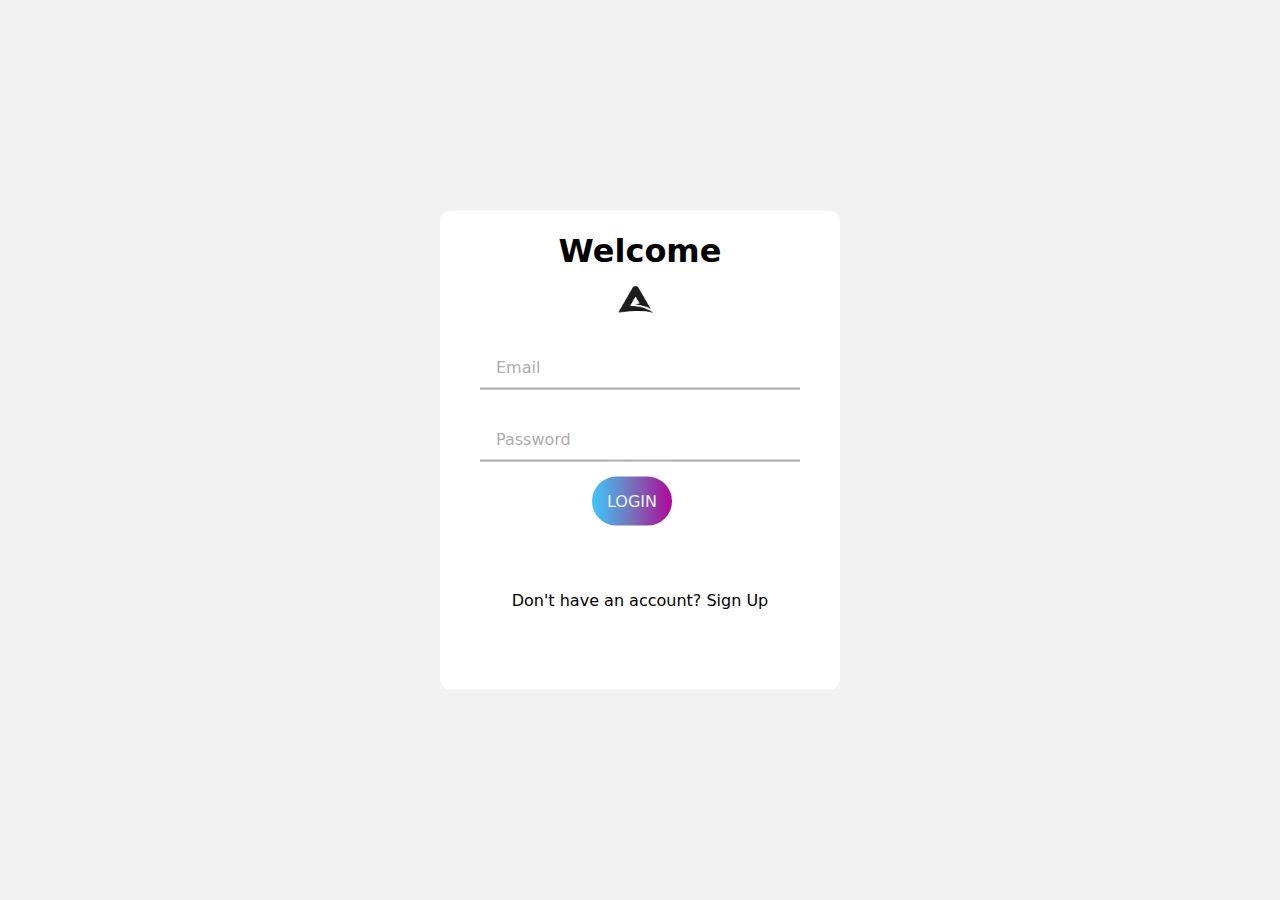
<file: index.html>
<!DOCTYPE html>
<html lang="en">
<head>
    <meta charset="UTF-8">
    <meta http-equiv="X-UA-Compatible" content="IE=edge">
    <meta name="viewport" content="width=device-width, initial-scale=1.0">
    <link rel="preconnect" href="https://fonts.googleapis.com">
    <link rel="preconnect" href="https://fonts.gstatic.com" crossorigin>
    <link href="https://fonts.googleapis.com/css2?family=Montserrat:ital,wght@1,600&display=swap" rel="stylesheet">
    <link rel="stylesheet" href="./styles/login-style.css">
    <title>Login Page</title>

</head>

<body>
    <div class="center">
        <h1>Welcome</h1>
        <img src="./assets/images/index-image.jpg" alt="Logo image">

      <form action="login" method="post">
        <div class="txt_field">
            <input type="email" name="email" required>
            <span></span>
            <label > Email</label> 
        </div>

        <div class="txt_field">
            <input type="password" name="password" required>
            <label >Password</label> 
        </div>

        <div>
            <a class="login" href="movies.html"> LOGIN </a>
         </div>


         <div class="signup_link"> 
                Don't have an account? <a href=""#>Sign Up</a>
        </div>
        
       </form>
    </div>

</body>
</html>
</file>
<file: styles/login-style.css>
/* Styles for screens smaller than 600px */
@media screen and (max-width: 600px) {
    .box {
        width: 100px;
        height: 100px;
        background-color: green;
    }
}

/* Styles for screens larger than 600px */
@media screen and (min-width: 600px) {
    .box {
        width: 400px;
        height: 400px;
        background-color: blue;
    }
}

body{
    margin: 0;
    padding: 0;
    font-family: system-ui, -apple-system, BlinkMacSystemFont, 'Segoe UI', Roboto, Oxygen, Ubuntu, Cantarell, 'Open Sans', 'Helvetica Neue', sans-serif;
    background: #f2f2f2;
    height: 100vh;
    overflow: hidden;
}

.center{
    position: absolute;
    top:50%;
    left: 50%;
    transform: translate(-50%, -50%);
    width: 400px;
    background: white;
    border-radius: 10px;
}

.center h1{
    text-align: center;
    padding: 0 0 20px 0;
}

.center img {
    width: 48px;
    margin-left: 43%;
    display: grid;
    margin-top: -30px;
}

.center form{
    padding: 0 40px;
    box-sizing: border-box;
}

form .txt_field{
    position: relative;
    border-bottom: 2px solid #adadad;
    margin: 30px 0;
}

.txt_field input{
    width: 100%;
    padding: 0 5px;
    height: 40px;
    font-size: 16px;
    border:none;
    background: none;
    outline: none;
}

.txt_field label{
    position: absolute;
    top: 50%;
    left: 5%;
    color: #adadad;
    transform: translateY(-50%);
    font-size: 16px;
    pointer-events: none;
    transition: .5s;
}

.txt_field span::before{
    content: '';
    position: absolute;
    top: 40px;
    left: 0;
    width: 0%;
    height: 2px;
    transition: .5s;
    background: #2691d9;
}

.txt_field input:focus ~ label,
.txt_field input:valid ~ label{
    top: -5px;
    color: #2691d9;
}

.txt_field input:focus ~ span::before,
.txt_field input:valid ~ span::before{
    width: 100%;
    color: #2691d9;
}

.login {
    padding:15px;
    background: linear-gradient(to right, #3FC6FB, #7870b9, #af089b);    
    border-radius: 25px;
    color: #e9f4fb;
    text-decoration: none !important ;
    margin: 35%;
}

.login:hover {
    text-decoration: underline;
}



.signup_link{
    margin: 80px 0 ;
    text-align: center;
    color: black;
}

.signup_link a {
    color: black;
    text-decoration: none;
}

.signup_link a:hover {
    text-decoration: underline;
}
</file>
